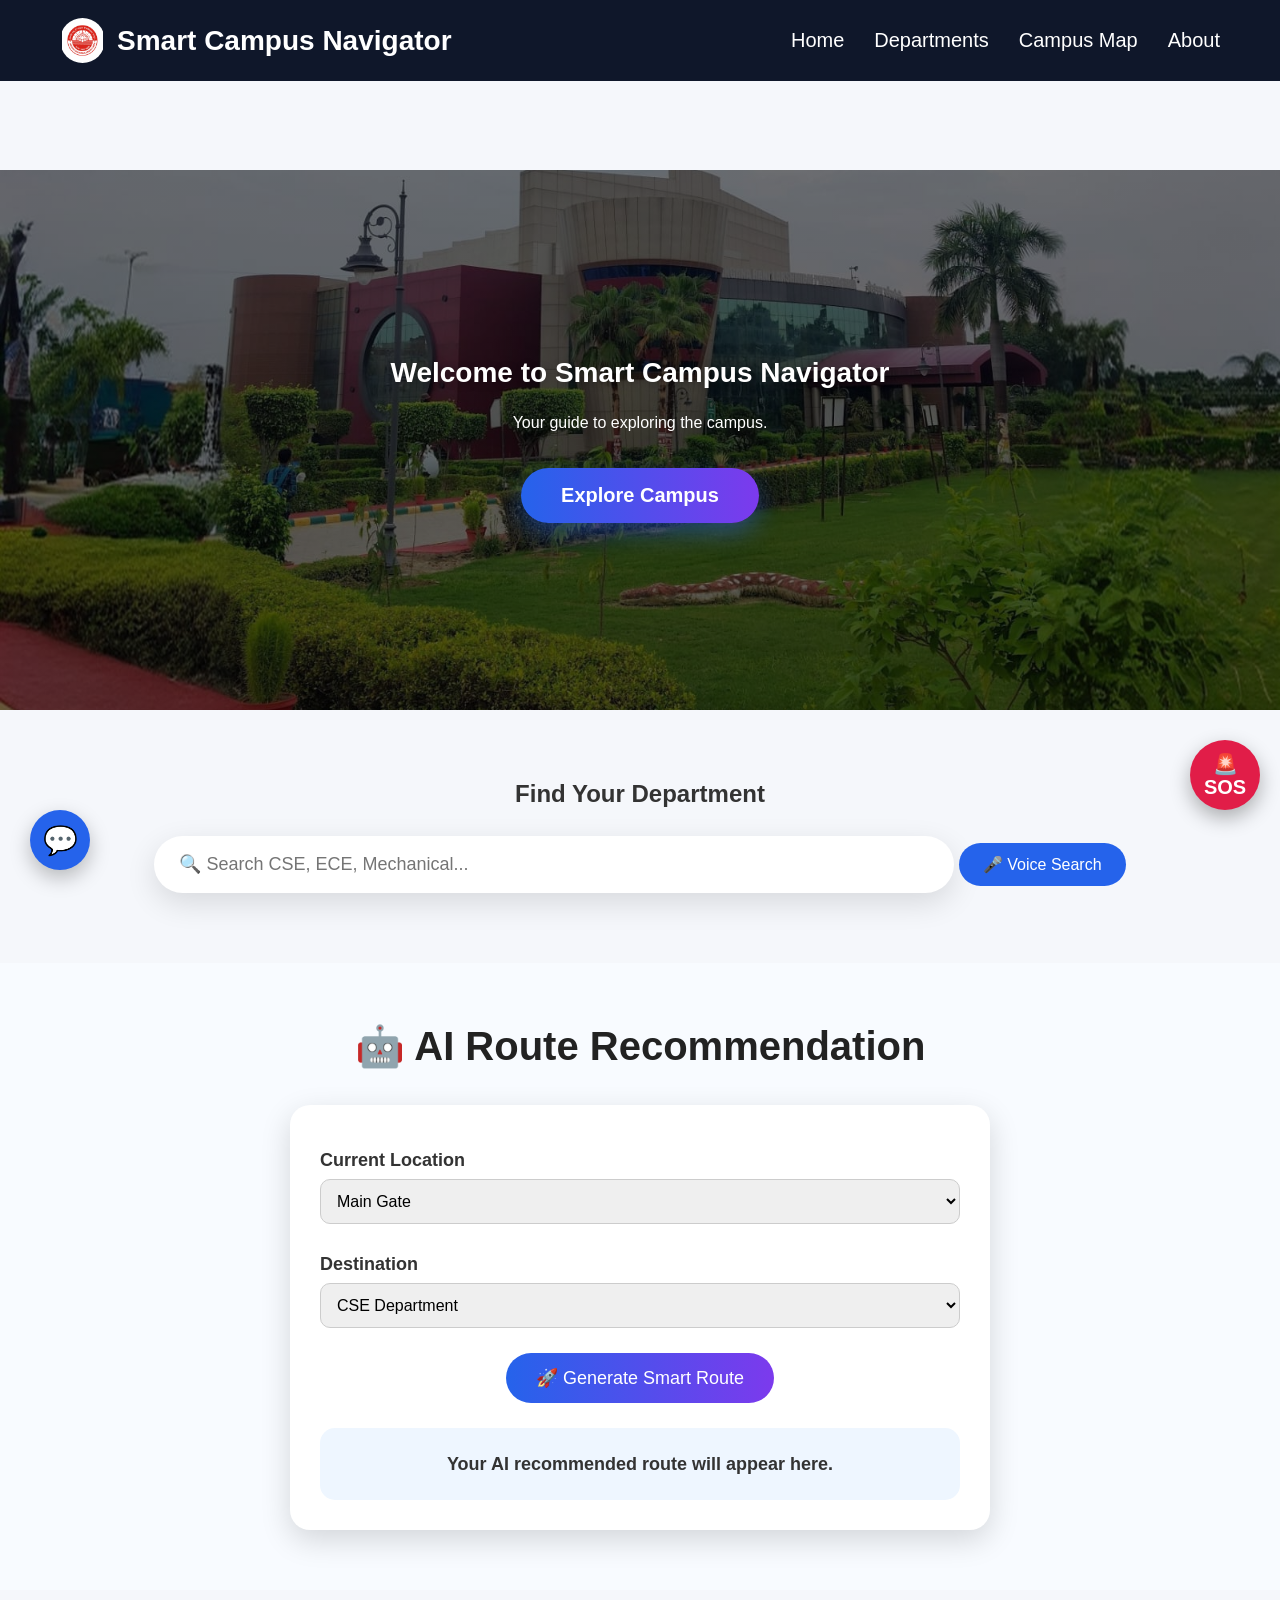
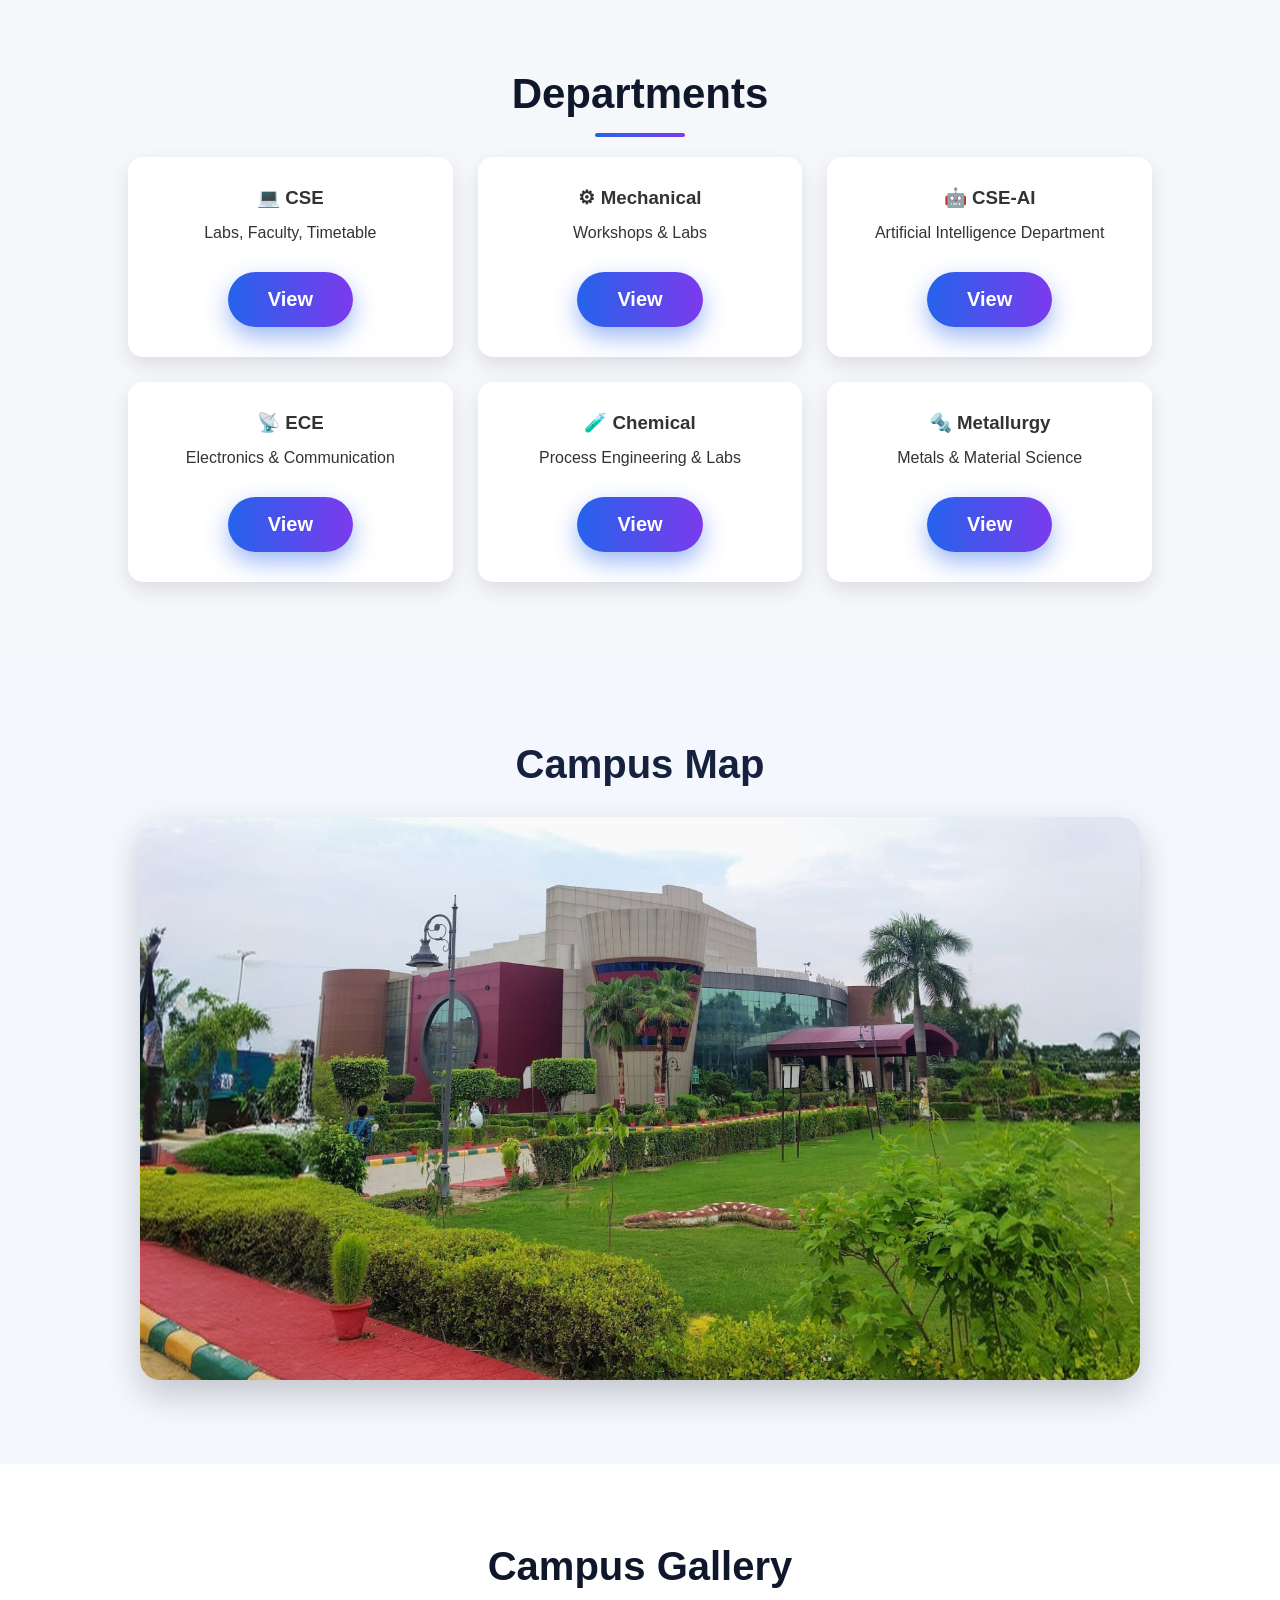
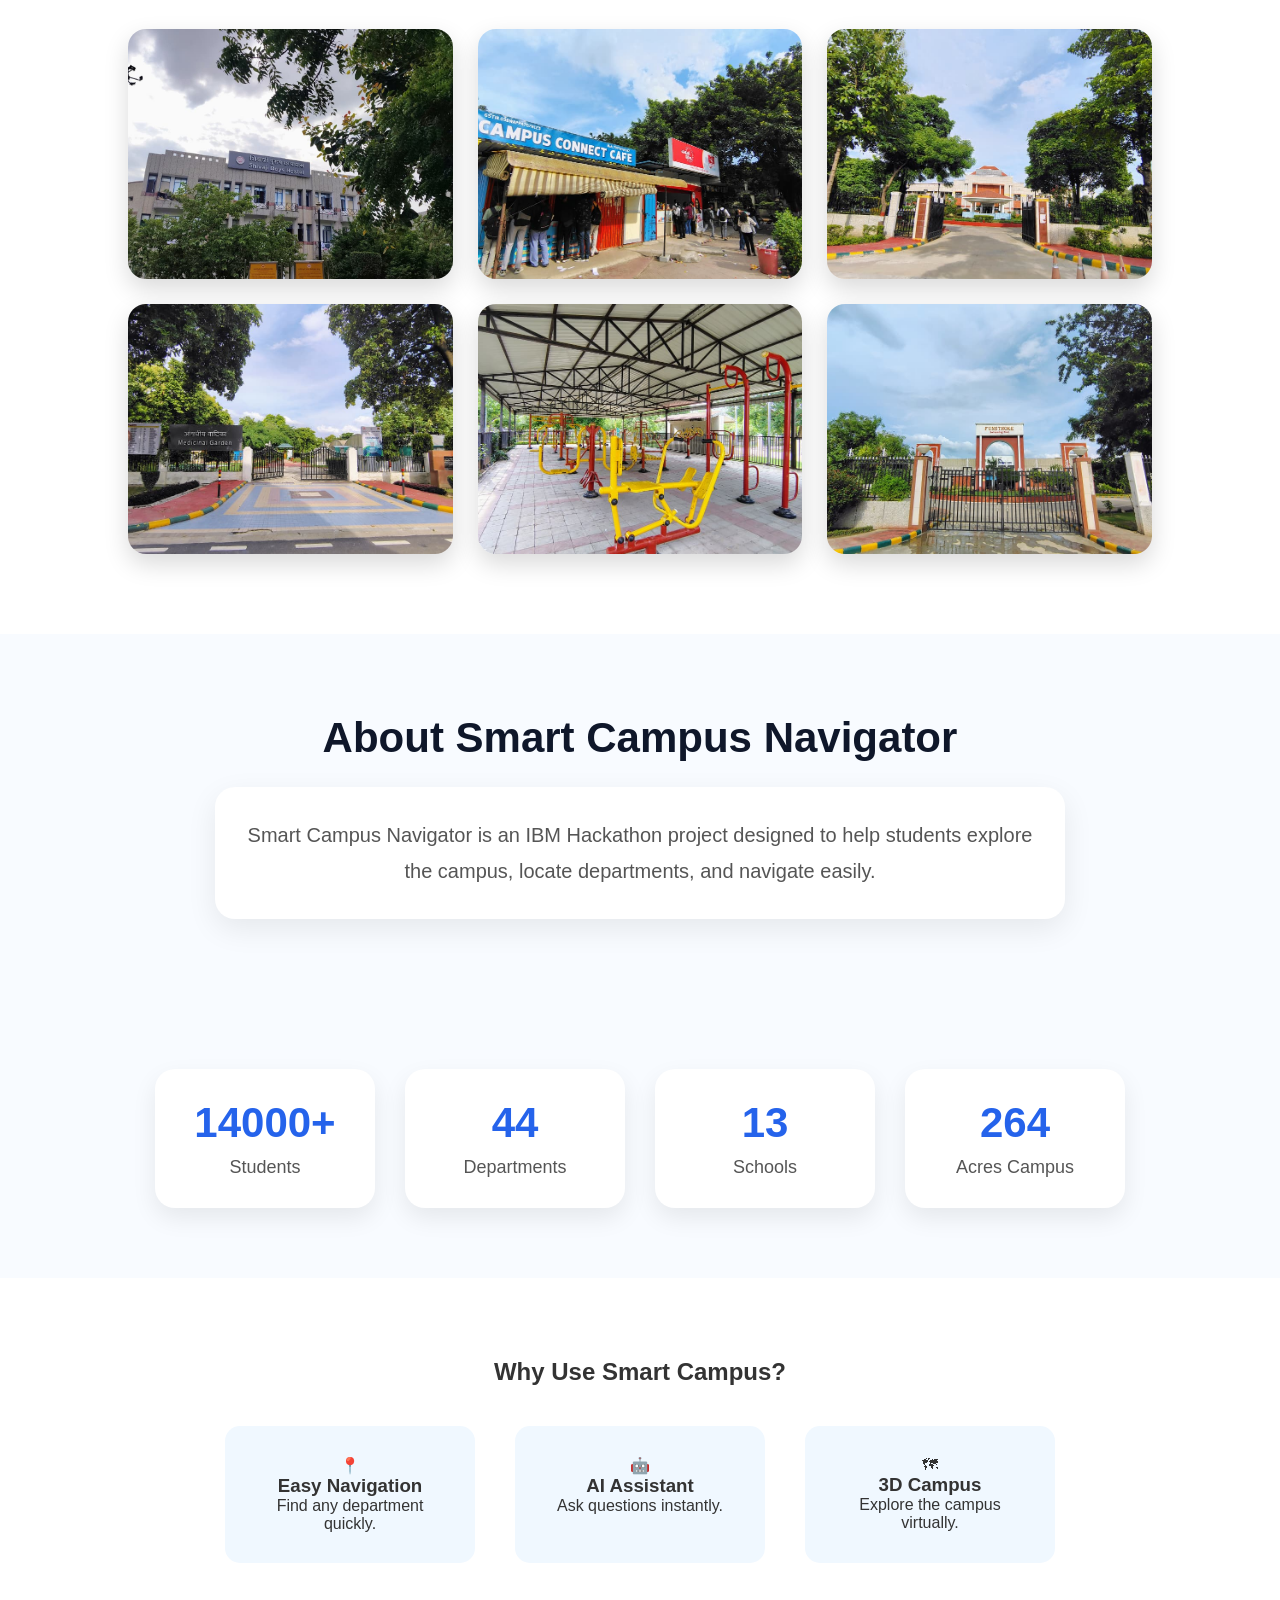
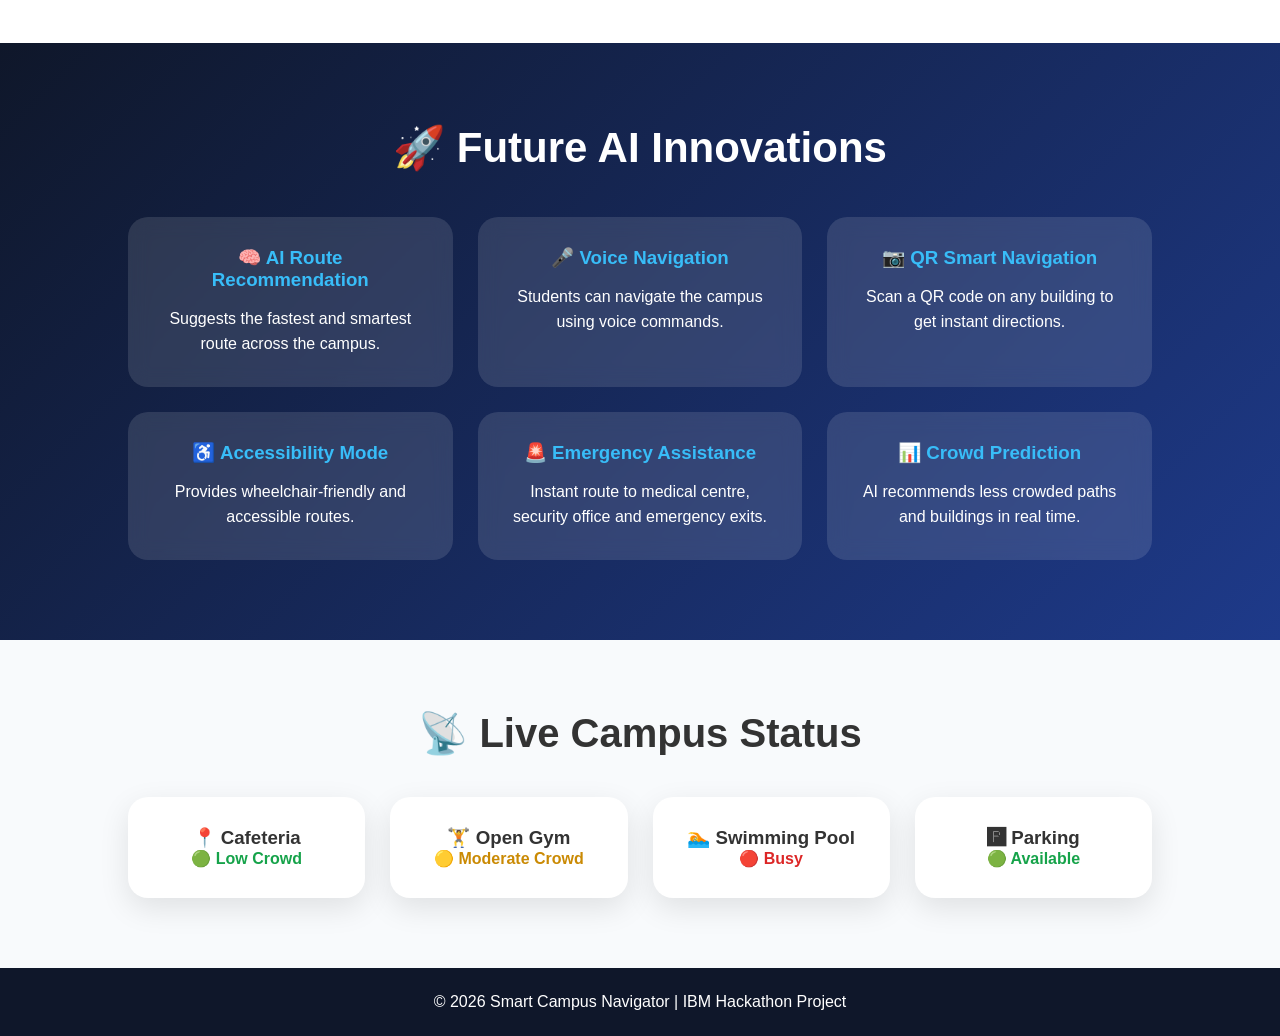
<file: index.html>
<!DOCTYPE html>
<html lang="en">
<head>
    <meta charset="UTF-8">
    <meta name="viewport" content="width=device-width, initial-scale=1.0">
    <title>Smart Campus Navigator</title>
    <link rel="stylesheet" href="style.css">
</head>
<!-- AI Chat Button -->
<div id="chat-btn">💬</div>

<!-- Chat Box -->
<div id="chat-box">
    <div class="chat-header">
        Smart Campus AI
        <span id="close-chat">✖</span>
    </div>

    <div class="chat-body" id="chat-body">
        <p><strong>AI:</strong> Hello! Ask me anything about the campus.</p>
    </div>

    <div class="chat-footer">
        <input type="text" id="user-input" placeholder="Ask something...">
        <button id="send-btn">Send</button>
    </div>
</div>
<body>

    <div id="loader">
    <div class="spinner"></div>
</div>

    <!-- Navigation -->
   <header>
    <nav class="navbar">

        <div class="logo">
            <img src="images/logo.png" alt="College Logo">
            <span>Smart Campus Navigator</span>
        </div>
<div class="menu-toggle" id="menu-toggle">
    ☰
</div>
        <ul class="nav-links">
    <li><a href="#home">Home</a></li>
    <li><a href="#departments">Departments</a></li>
    <li><a href="#campus-map">Campus Map</a></li>
    <li><a href="#about">About</a></li>
</ul>

    </nav>

    <!-- Hero Section -->
   <section class="hero" id="home">
    <div class="hero-content">
    <h1>Welcome to Smart Campus Navigator</h1>

    <p>Your guide to exploring the campus.</p>

    <a href="#departments" class="btn">Explore Campus</a>
</div>
</section>

    <!-- Search Section -->
    <section class="search-section">

    <h2>Find Your Department</h2>

   <input
    type="text"
    id="searchInput"
    placeholder="🔍 Search CSE, ECE, Mechanical..."
>

<button id="voiceBtn" class="voice-btn">
    🎤 Voice Search
</button>
</section>

<!-- AI Route Recommendation -->
<section class="ai-route">
    <h2>🤖 AI Route Recommendation</h2>

    <div class="route-card">

        <label><b>Current Location</b></label>
        <select id="currentLocation">
            <option>Main Gate</option>
            <option>Library</option>
            <option>Admin Block</option>
            <option>Cafeteria</option>
        </select>

        <label><b>Destination</b></label>
        <select id="destination">
            <option>CSE Department</option>
            <option>ECE Department</option>
            <option>Mechanical Department</option>
            <option>Chemical Department</option>
        </select>

        <button onclick="generateRoute()" class="route-btn">
            🚀 Generate Smart Route
        </button>

        <div id="routeResult" class="route-result">
            Your AI recommended route will appear here.
        </div>

    </div>
</section>

    <!-- Departments -->
   <section class="departments" id="departments">

        <h2>Departments</h2>

        <div class="cards">

            <div class="card" id="cse">
    <h3>💻 CSE</h3>
    <p>Labs, Faculty, Timetable</p>
    <a href="cse.html" class="btn">View</a>
</div>

            <div class="card" id="mechanical">
                <h3>⚙ Mechanical</h3>
                <p>Workshops & Labs</p>
                <a href="mechanical.html" class="btn">View</a>
            </div>

           <div class="card" id="cse-ai">
    <h3>🤖 CSE-AI</h3>
    <p>Artificial Intelligence Department</p>
    <a href="cse-ai.html" class="btn">View</a>
</div>

            <div class="card" id="ece">
    <h3>📡 ECE</h3>
    <p>Electronics & Communication</p>
    <a href="ece.html" class="btn">View</a>
</div>
<div class="card" id="chemical">
    <h3>🧪 Chemical</h3>
    <p>Process Engineering & Labs</p>
    <a href="chemical.html" class="btn">View</a>
</div>

<div class="card" id="metallurgy">
    <h3>🔩 Metallurgy</h3>
    <p>Metals & Material Science</p>
    <a href="metallurgy.html" class="btn">View</a>
</div>
    </section>
    <section class="campus-map" id="campus-map">

    <h2>Campus Map</h2>

    <img src="images/campus.jpg" alt="Campus Map">

</section>
<section class="gallery">

    <h2>Campus Gallery</h2>

    <div class="gallery-grid">

        <img src="images/boyshostel.jpg" alt="Boys Hostel">

        <img src="images/cafeteria.jpg" alt="Cafeteria">

        <img src="images/internationalcell.jpg" alt="International Cell">

        <img src="images/medical garden.jpg" alt="Medical Garden">

        <img src="images/opengyn.jpg" alt="Open Gym">

        <img src="images/swimmingpool.jpg" alt="Swimming Pool">

    </div>

</section>
<section class="about" id="about">

    <h2>About Smart Campus Navigator</h2>

    <p>
        Smart Campus Navigator is an IBM Hackathon project designed to help
        students explore the campus, locate departments, and navigate easily.
    </p>

</section>

<section class="stats">

    <div class="stat-box">
        <h2>14000+</h2>
        <p>Students</p>
    </div>

    <div class="stat-box">
        <h2>44</h2>
        <p>Departments</p>
    </div>

    <div class="stat-box">
        <h2>13</h2>
        <p>Schools</p>
    </div>

    <div class="stat-box">
        <h2>264</h2>
        <p>Acres Campus</p>
    </div>

</section>

<section class="features">

        <h2>Why Use Smart Campus?</h2>

        <div class="feature-box">

            <div>
                📍<h3>Easy Navigation</h3>
                <p>Find any department quickly.</p>
            </div>

            <div>
                🤖<h3>AI Assistant</h3>
                <p>Ask questions instantly.</p>
            </div>

            <div>
                🗺<h3>3D Campus</h3>
                <p>Explore the campus virtually.</p>
            </div>

        </div>

    </section>
    <section class="future-ai">

    <h2>🚀 Future AI Innovations</h2>

    <div class="future-grid">

        <div class="future-card">
            <h3>🧠 AI Route Recommendation</h3>
            <p>Suggests the fastest and smartest route across the campus.</p>
        </div>

        <div class="future-card">
            <h3>🎤 Voice Navigation</h3>
            <p>Students can navigate the campus using voice commands.</p>
        </div>

        <div class="future-card">
            <h3>📷 QR Smart Navigation</h3>
            <p>Scan a QR code on any building to get instant directions.</p>
        </div>

        <div class="future-card">
            <h3>♿ Accessibility Mode</h3>
            <p>Provides wheelchair-friendly and accessible routes.</p>
        </div>

        <div class="future-card">
            <h3>🚨 Emergency Assistance</h3>
            <p>Instant route to medical centre, security office and emergency exits.</p>
        </div>

        <div class="future-card">
            <h3>📊 Crowd Prediction</h3>
            <p>AI recommends less crowded paths and buildings in real time.</p>
        </div>

    </div>

</section>
<section class="live-status">
    <h2>📡 Live Campus Status</h2>

    <div class="status-grid">

        <div class="status-card">
            <h3>📍 Cafeteria</h3>
            <span class="green">🟢 Low Crowd</span>
        </div>

        <div class="status-card">
            <h3>🏋️ Open Gym</h3>
            <span class="yellow">🟡 Moderate Crowd</span>
        </div>

        <div class="status-card">
            <h3>🏊 Swimming Pool</h3>
            <span class="red">🔴 Busy</span>
        </div>

        <div class="status-card">
            <h3>🅿 Parking</h3>
            <span class="green">🟢 Available</span>
        </div>

    </div>
</section>

    <button id="topBtn">⬆</button>

    <!-- Footer -->

  <footer id="footer">

        <p>© 2026 Smart Campus Navigator | IBM Hackathon Project</p>

    </footer>

<script src="script.js"></script>
<button class="sos-btn" onclick="emergencyHelp()">
    🚨 SOS
</button>


</body>
</html>
</file>
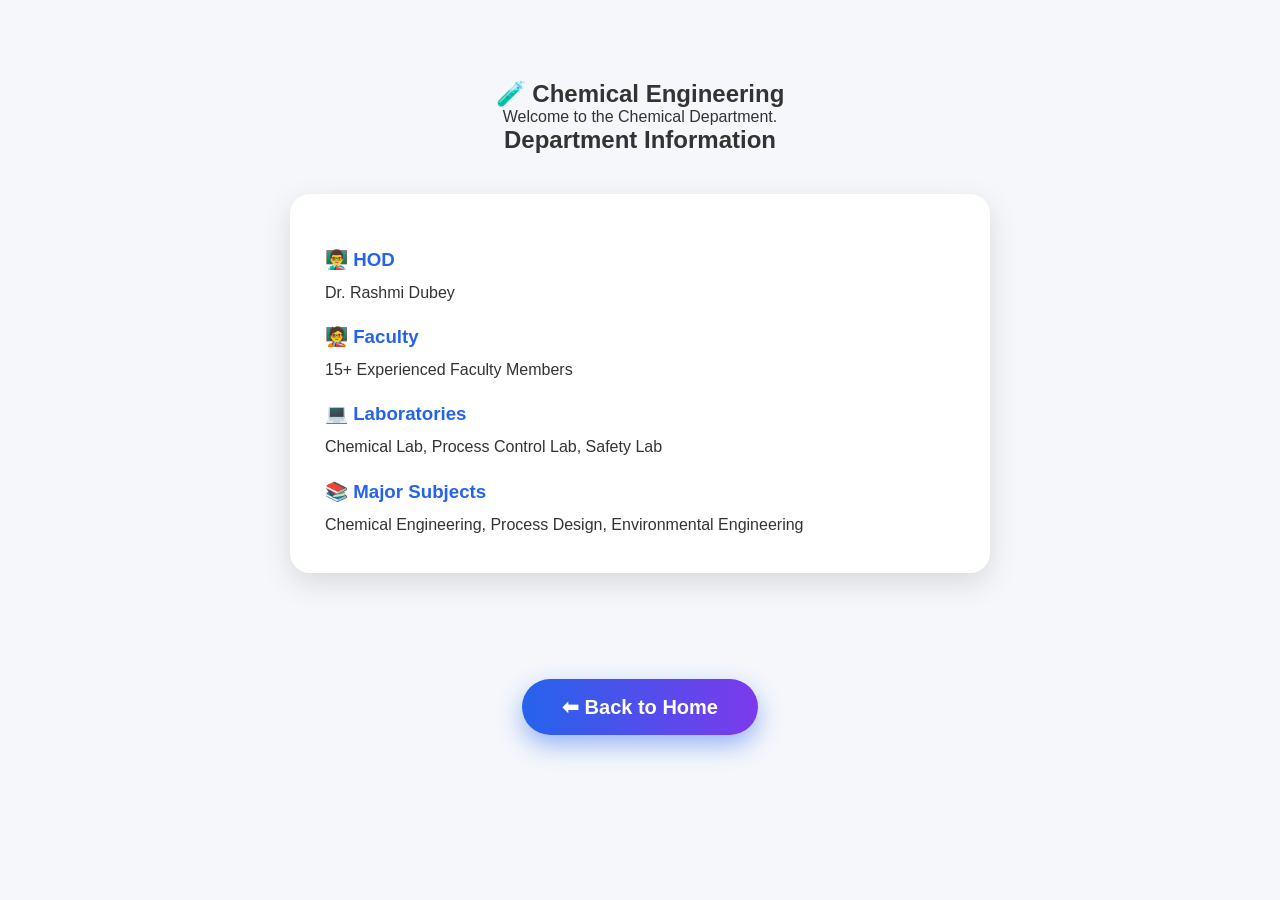
<file: chemical.html>
<!DOCTYPE html>
<html lang="en">
<head>
    <meta charset="UTF-8">
    <meta name="viewport" content="width=device-width, initial-scale=1.0">
    <title>CSE Department</title>
    <link rel="stylesheet" href="style.css">
</head>
<body>

    <section style="padding:80px; text-align:center;">

        <h1>🧪 Chemical Engineering</h1>

        <p>Welcome to the Chemical Department.</p>

        <h2>Department Information</h2>

<div class="department-card">

    <h3>👨‍🏫 HOD</h3>
    <p>Dr. Rashmi Dubey</p>

    <h3>🧑‍🏫 Faculty</h3>
    <p>15+ Experienced Faculty Members</p>

    <h3>💻 Laboratories</h3>
    <p>Chemical Lab, Process Control Lab, Safety Lab</p>

    <h3>📚 Major Subjects</h3>
    <p>Chemical Engineering, Process Design, Environmental Engineering</p>

</div>
        <br><br>

        <a href="index.html" class="btn">⬅ Back to Home</a>

    </section>

</body>
</html>
</file>
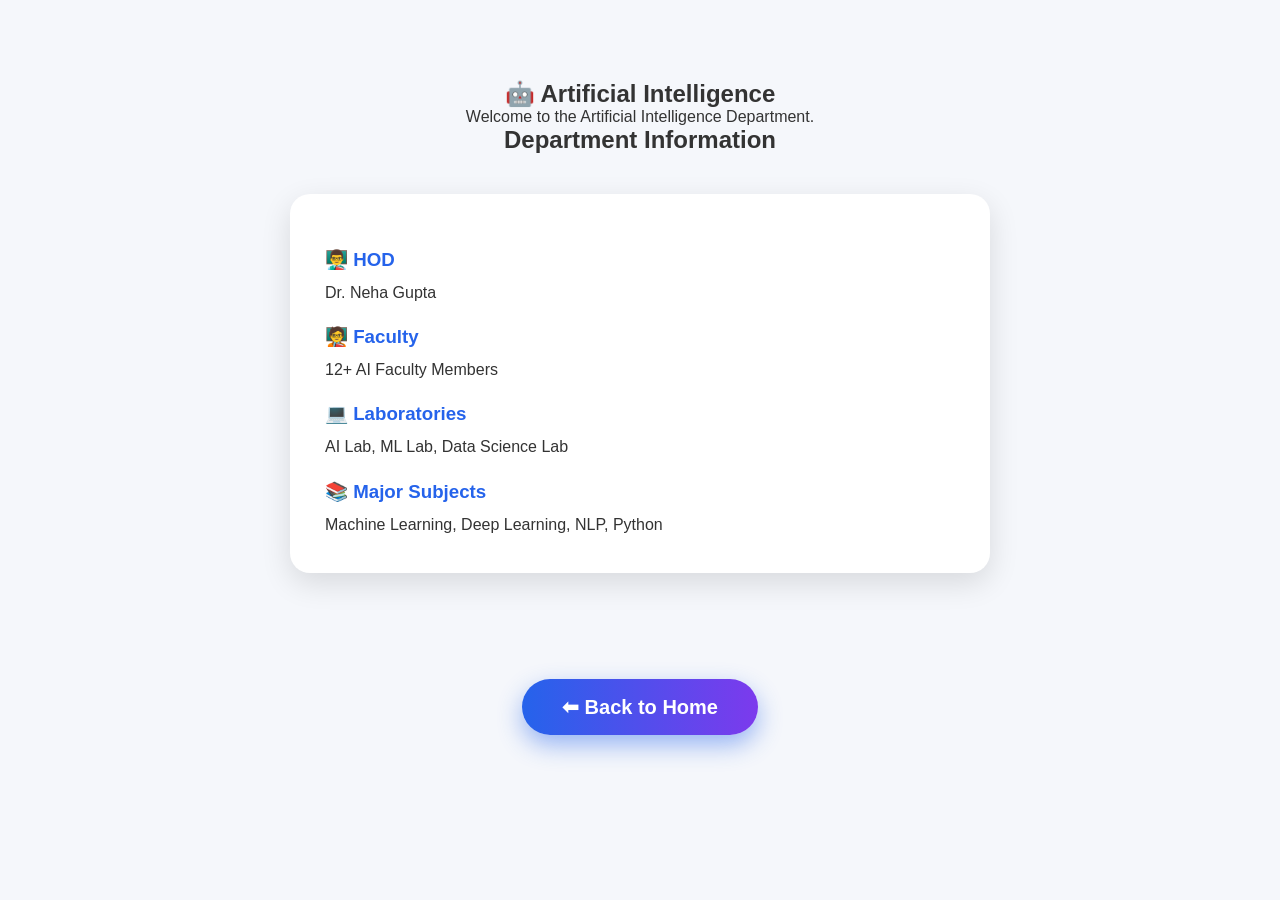
<file: cse-ai.html>
<!DOCTYPE html>
<html lang="en">
<head>
    <meta charset="UTF-8">
    <meta name="viewport" content="width=device-width, initial-scale=1.0">
    <title>CSE Department</title>
    <link rel="stylesheet" href="style.css">
</head>
<body>

    <section style="padding:80px; text-align:center;">

        <h1>🤖 Artificial Intelligence</h1>

        <p>Welcome to the Artificial Intelligence Department.</p>

        <h2>Department Information</h2>

<div class="department-card">

    <h3>👨‍🏫 HOD</h3>
    <p>Dr. Neha Gupta</p>

    <h3>🧑‍🏫 Faculty</h3>
    <p>12+ AI Faculty Members</p>

    <h3>💻 Laboratories</h3>
    <p>AI Lab, ML Lab, Data Science Lab</p>

    <h3>📚 Major Subjects</h3>
    <p>Machine Learning, Deep Learning, NLP, Python</p>

</div>
        <br><br>

        <a href="index.html" class="btn">⬅ Back to Home</a>

    </section>

</body>
</html>
</file>
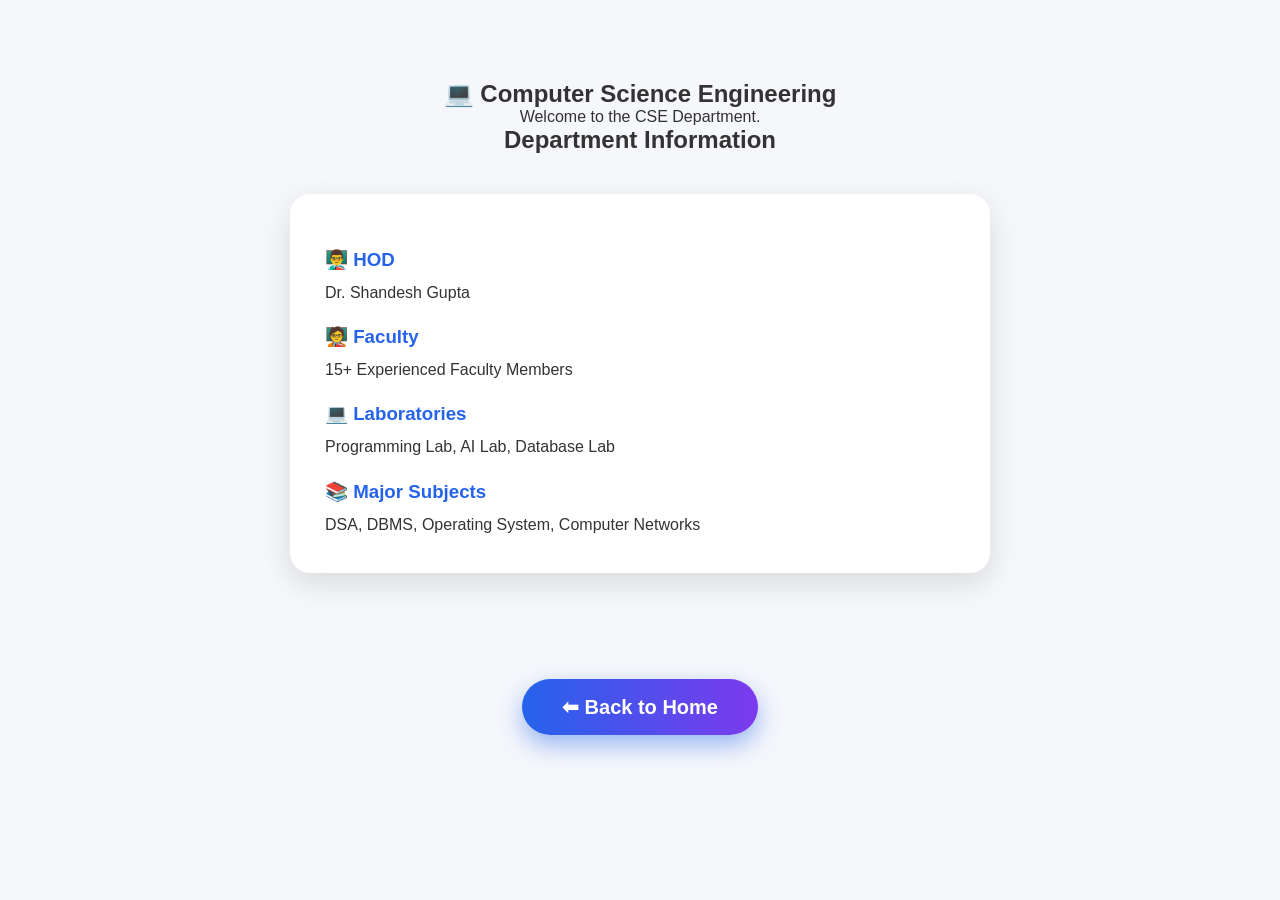
<file: cse.html>
<!DOCTYPE html>
<html lang="en">
<head>
    <meta charset="UTF-8">
    <meta name="viewport" content="width=device-width, initial-scale=1.0">
    <title>CSE Department</title>
    <link rel="stylesheet" href="style.css">
</head>
<body>

    <section style="padding:80px; text-align:center;">

        <h1>💻 Computer Science Engineering</h1>

        <p>Welcome to the CSE Department.</p>

        <h2>Department Information</h2>

<div class="department-card">

    <h3>👨‍🏫 HOD</h3>
    <p>Dr. Shandesh Gupta</p>

    <h3>🧑‍🏫 Faculty</h3>
    <p>15+ Experienced Faculty Members</p>

    <h3>💻 Laboratories</h3>
    <p>Programming Lab, AI Lab, Database Lab</p>

    <h3>📚 Major Subjects</h3>
    <p>DSA, DBMS, Operating System, Computer Networks</p>

</div>
        <br><br>

        <a href="index.html" class="btn">⬅ Back to Home</a>

    </section>

</body>
</html>
</file>
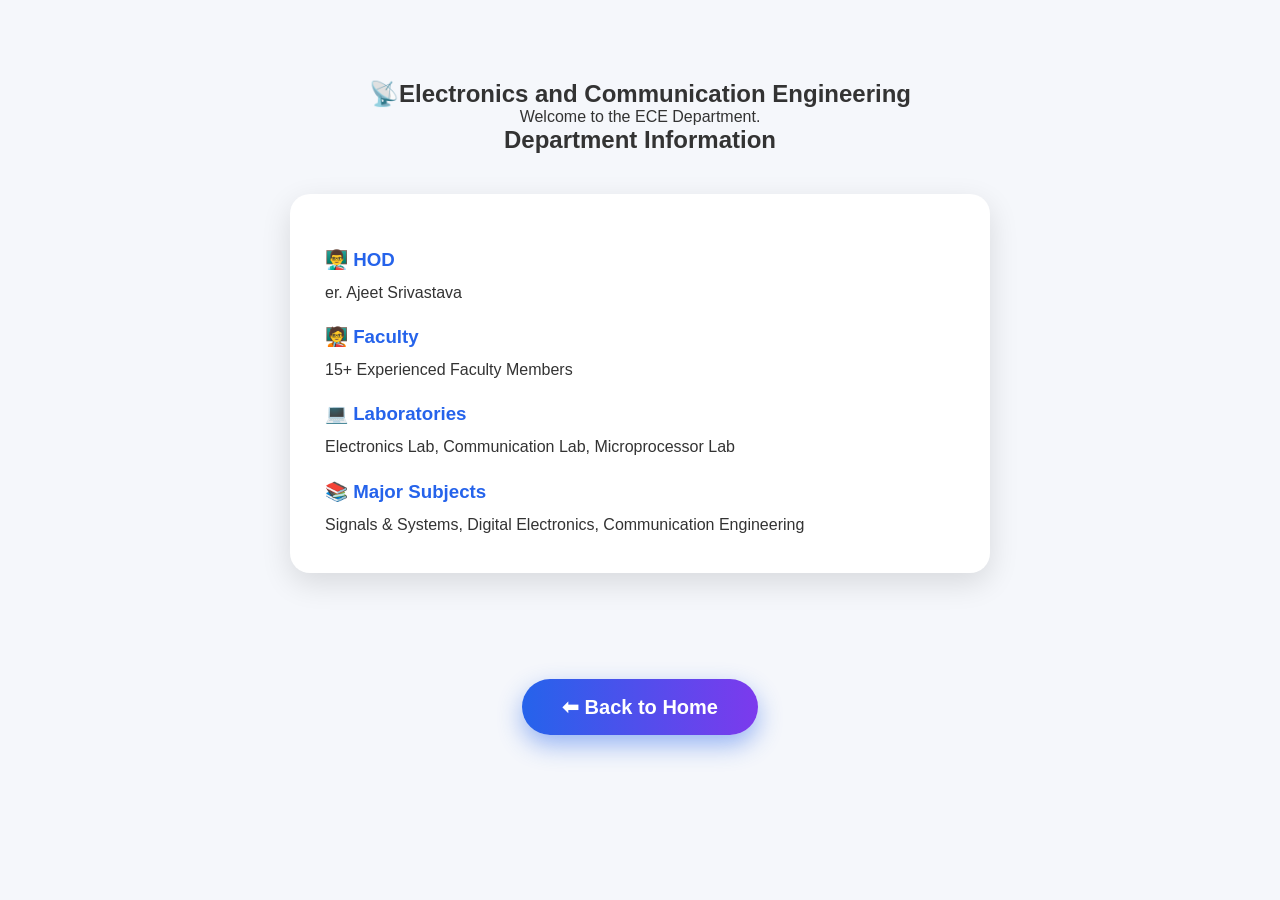
<file: ece.html>
<!DOCTYPE html>
<html lang="en">
<head>
    <meta charset="UTF-8">
    <meta name="viewport" content="width=device-width, initial-scale=1.0">
    <title>CSE Department</title>
    <link rel="stylesheet" href="style.css">
</head>
<body>

    <section style="padding:80px; text-align:center;">

        <h1>📡Electronics and Communication Engineering</h1>

        <p>Welcome to the ECE Department.</p>

        <h2>Department Information</h2>

<div class="department-card">

    <h3>👨‍🏫 HOD</h3>
    <p>er. Ajeet Srivastava</p>

    <h3>🧑‍🏫 Faculty</h3>
    <p>15+ Experienced Faculty Members</p>

    <h3>💻 Laboratories</h3>
    <p>Electronics Lab, Communication Lab, Microprocessor Lab</p>

    <h3>📚 Major Subjects</h3>
    <p>Signals & Systems, Digital Electronics, Communication Engineering</p>

</div>
        <br><br>

        <a href="index.html" class="btn">⬅ Back to Home</a>

    </section>

</body>
</html>
</file>
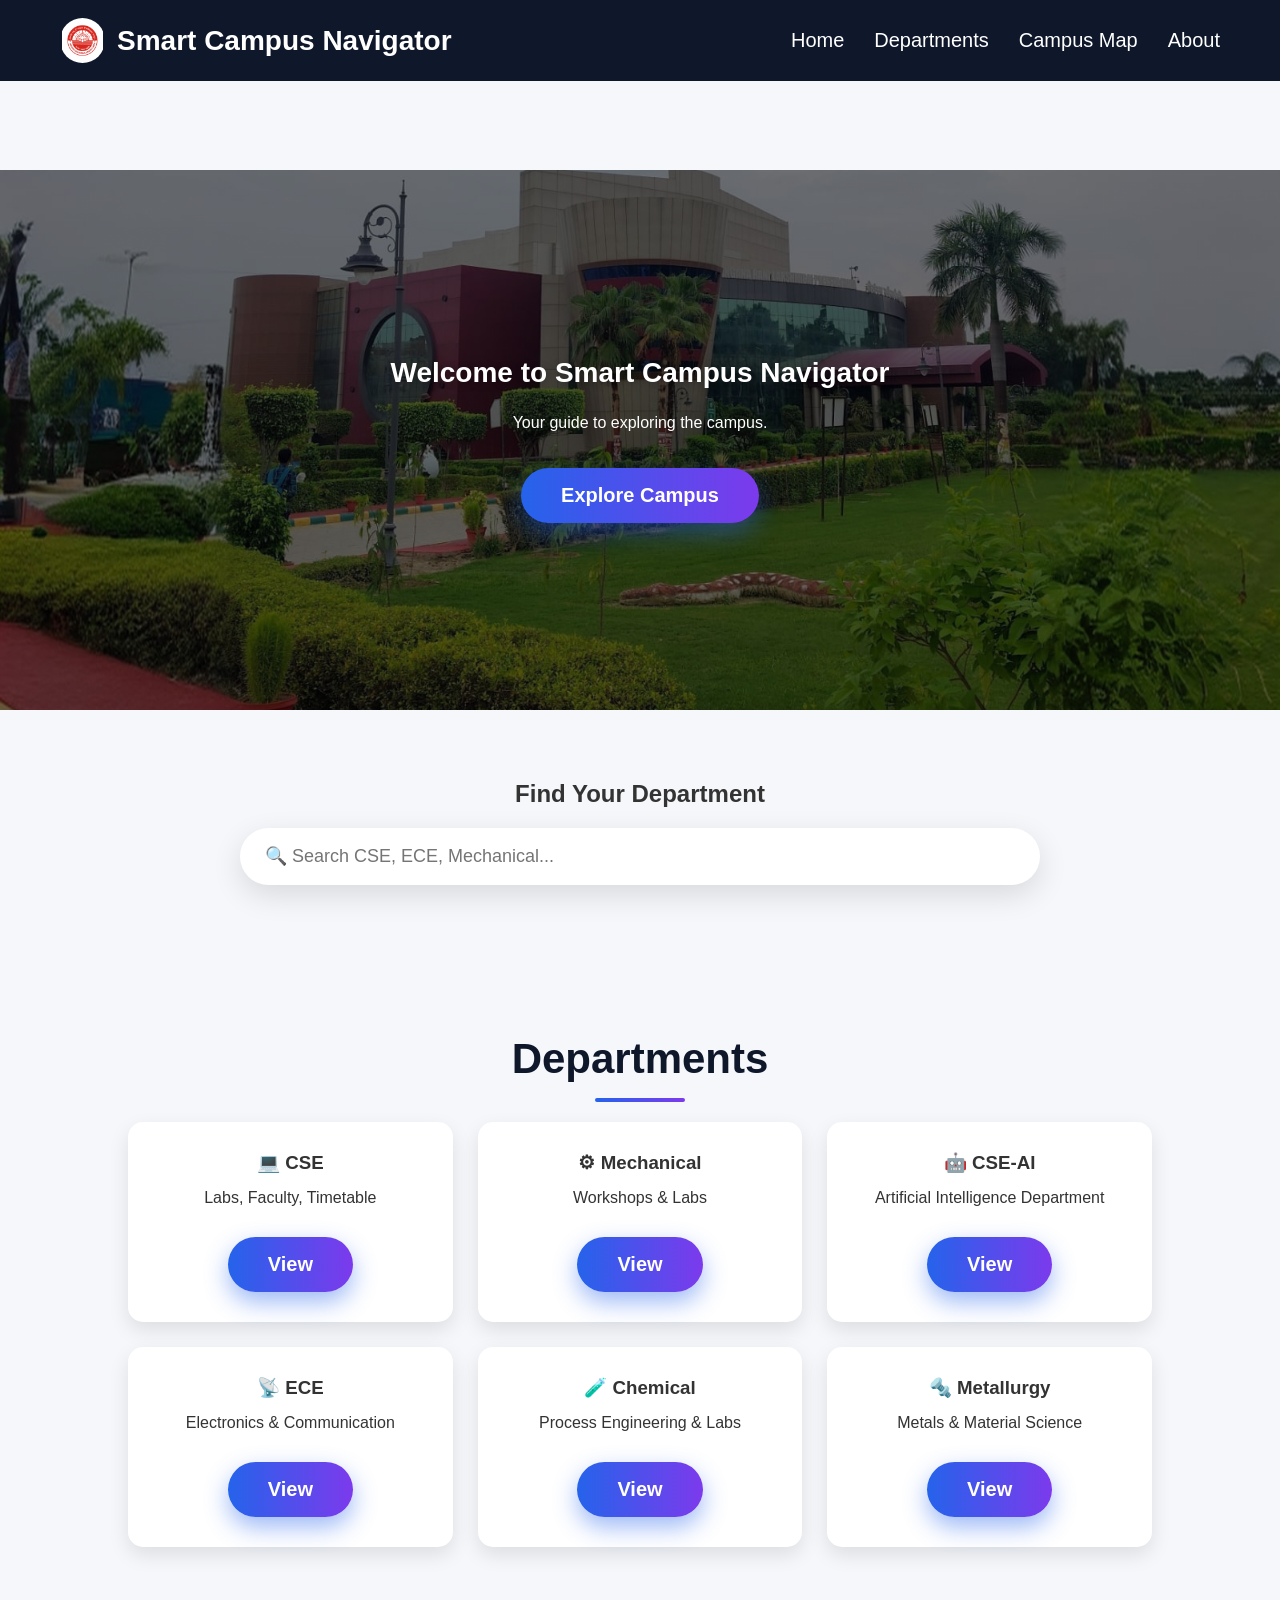
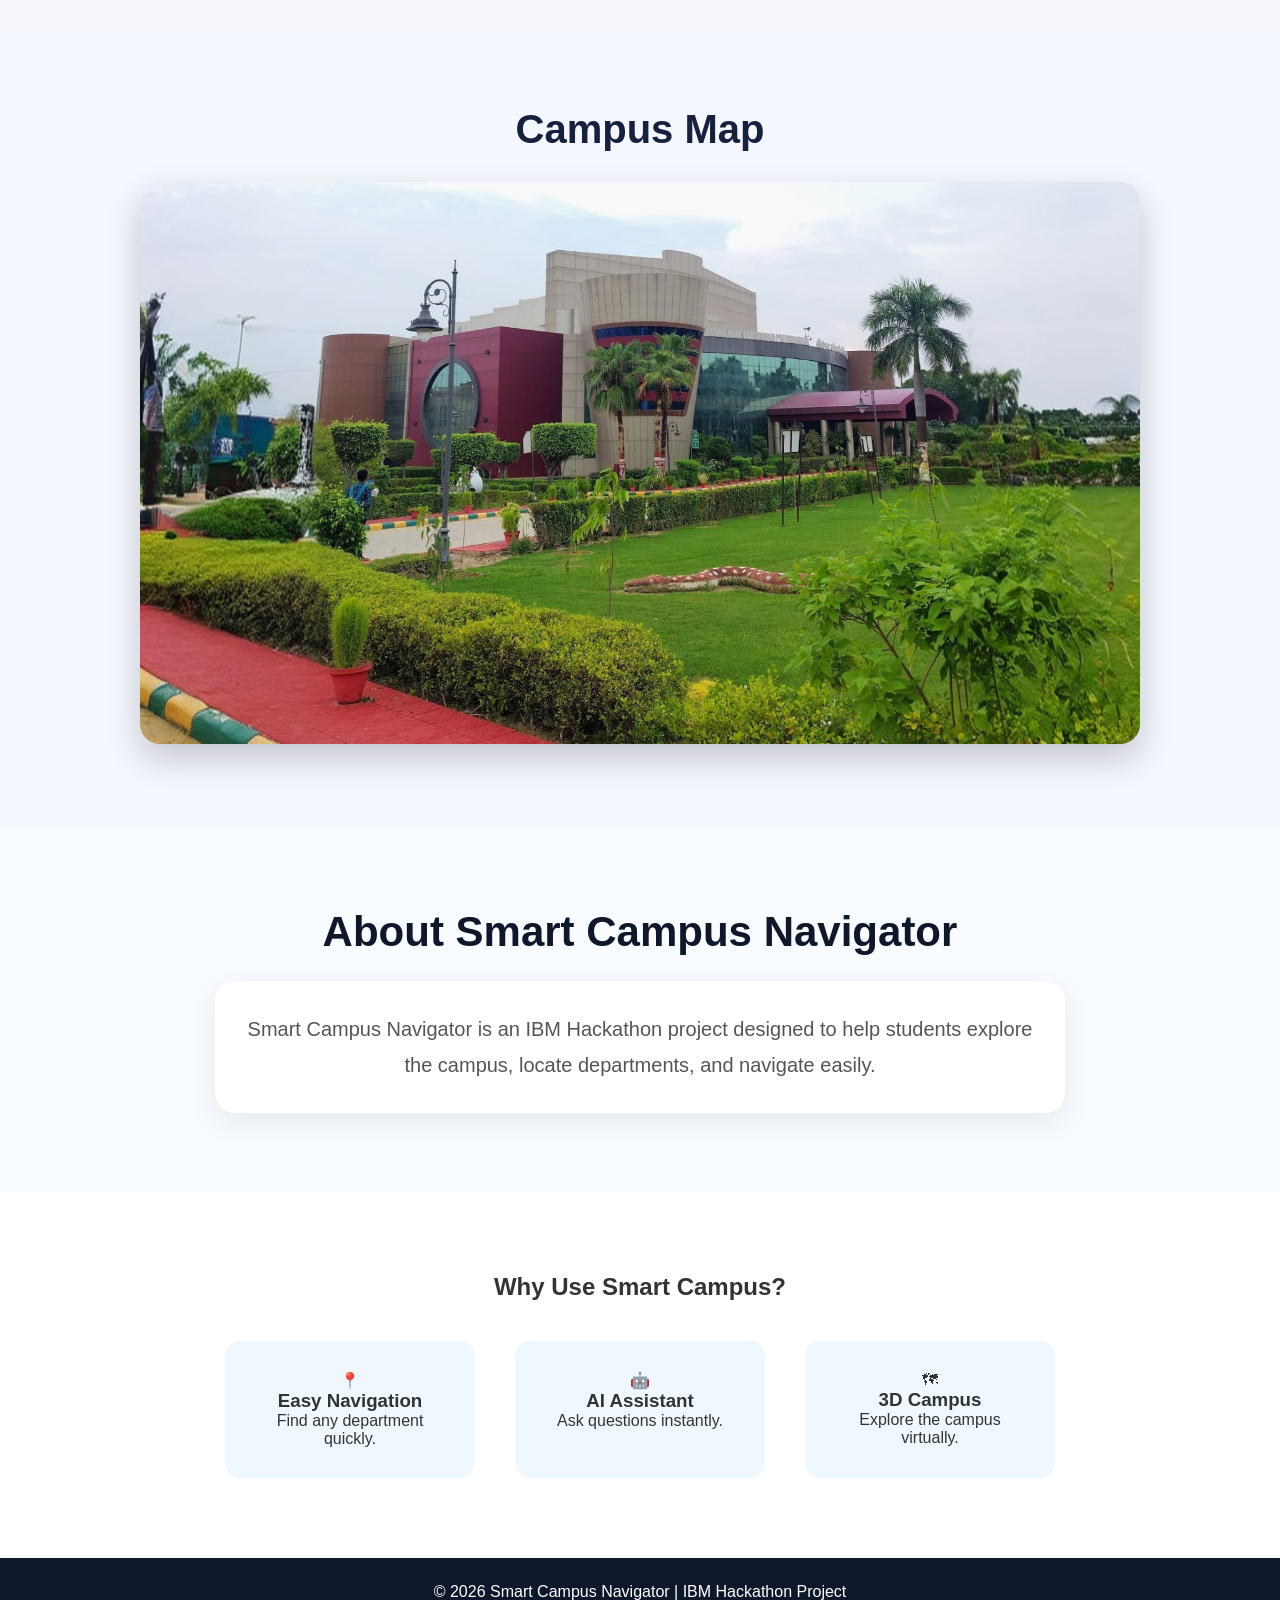
<file: index campus web.html>
<!DOCTYPE html>
<html lang="en">
<head>
    <meta charset="UTF-8">
    <meta name="viewport" content="width=device-width, initial-scale=1.0">
    <title>Smart Campus Navigator</title>
    <link rel="stylesheet" href="style.css">
</head>
<body>

    <!-- Navigation -->
   <header>
    <nav class="navbar">

        <div class="logo">
            <img src="images/logo.png" alt="College Logo">
            <span>Smart Campus Navigator</span>
        </div>

        <ul class="nav-links">
           <li><a href="#">Home</a></li>
<li><a href="#departments">Departments</a></li>
<li><a href="#campus-map">Campus Map</a></li>
<li><a href="#footer">About</a></li>
        </ul>

    </nav>

    <!-- Hero Section -->
    <section class="hero">
    <div class="hero-content">
    <h1>Welcome to Smart Campus Navigator</h1>

    <p>Your guide to exploring the campus.</p>

    <a href="#departments" class="btn">Explore Campus</a>
</div>
</section>

    <!-- Search Section -->
    <section class="search-section">

    <h2>Find Your Department</h2>

   <input
    type="text"
    id="searchInput"
    placeholder="🔍 Search CSE, ECE, Mechanical..."
>

</section>

    <!-- Departments -->
   <section class="departments" id="departments">

        <h2>Departments</h2>

        <div class="cards">

            <div class="card" id="cse">
    <h3>💻 CSE</h3>
    <p>Labs, Faculty, Timetable</p>
    <a href="cse.html" class="btn">View</a>
</div>

            <div class="card" id="mechanical">
                <h3>⚙ Mechanical</h3>
                <p>Workshops & Labs</p>
                <a href="mechanical.html" class="btn">View</a>
            </div>

           <div class="card" id="cse-ai">
    <h3>🤖 CSE-AI</h3>
    <p>Artificial Intelligence Department</p>
    <a href="cse-ai.html" class="btn">View</a>
</div>

            <div class="card" id="ece">
    <h3>📡 ECE</h3>
    <p>Electronics & Communication</p>
    <a href="ece.html" class="btn">View</a>
</div>
<div class="card" id="chemical">
    <h3>🧪 Chemical</h3>
    <p>Process Engineering & Labs</p>
    <a href="chemical.html" class="btn">View</a>
</div>

<div class="card" id="metallurgy">
    <h3>🔩 Metallurgy</h3>
    <p>Metals & Material Science</p>
    <a href="metallurgy.html" class="btn">View</a>
</div>
    </section>
    <section class="campus-map" id="campus-map">

    <h2>Campus Map</h2>

    <img src="images/campus.jpg" alt="Campus Map">

</section>

<section class="about" id="about">

    <h2>About Smart Campus Navigator</h2>

    <p>
        Smart Campus Navigator is an IBM Hackathon project designed to help
        students explore the campus, locate departments, and navigate easily.
    </p>

</section>

<section class="features">

        <h2>Why Use Smart Campus?</h2>

        <div class="feature-box">

            <div>
                📍<h3>Easy Navigation</h3>
                <p>Find any department quickly.</p>
            </div>

            <div>
                🤖<h3>AI Assistant</h3>
                <p>Ask questions instantly.</p>
            </div>

            <div>
                🗺<h3>3D Campus</h3>
                <p>Explore the campus virtually.</p>
            </div>

        </div>

    </section>

    <!-- Footer -->

  <footer id="footer">

        <p>© 2026 Smart Campus Navigator | IBM Hackathon Project</p>

    </footer>

<script src="script.js"></script>
</body>
</html>
</file>
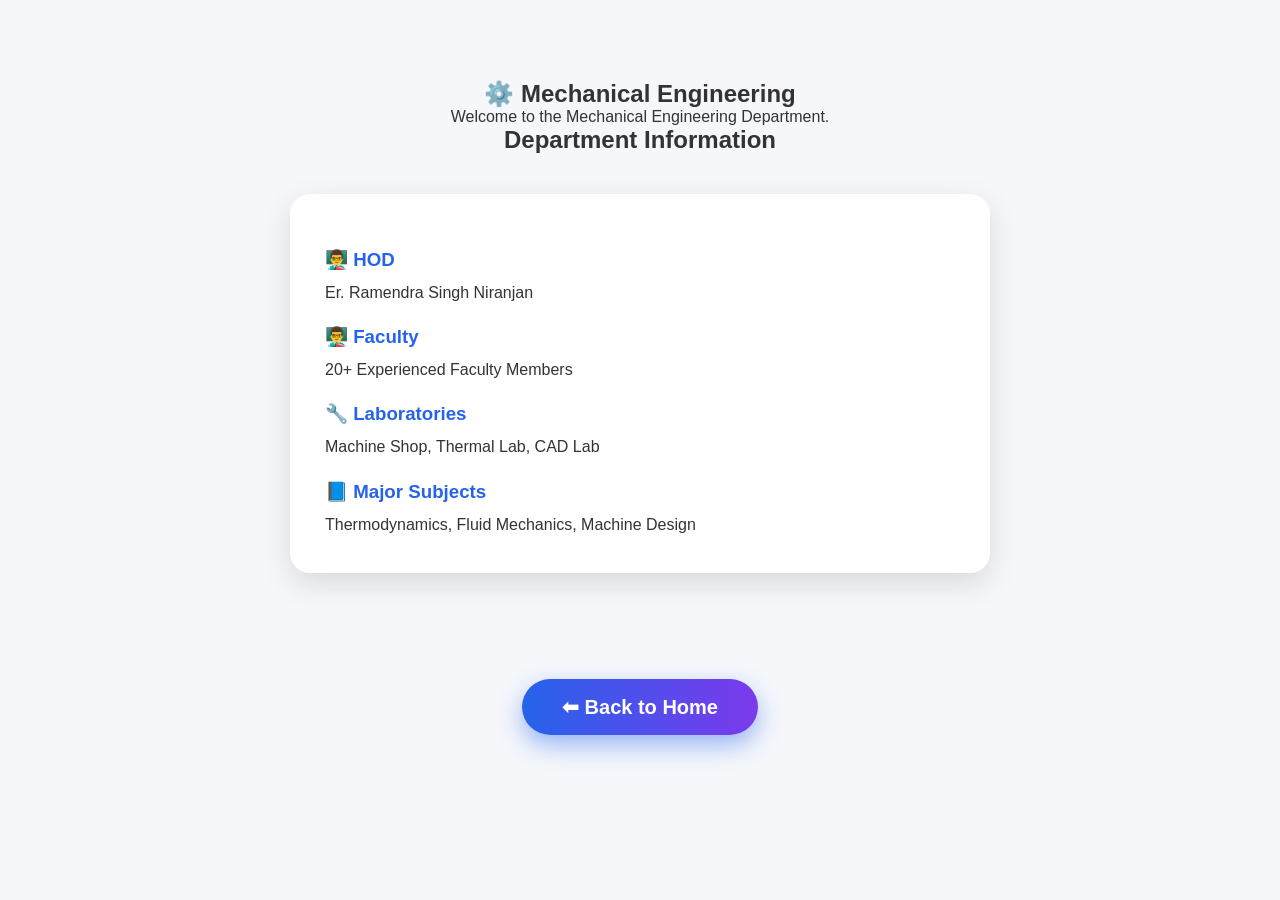
<file: mechanical.html>
<!DOCTYPE html>
<html lang="en">
<head>
    <meta charset="UTF-8">
    <meta name="viewport" content="width=device-width, initial-scale=1.0">
    <title>Mechanical Department</title>
    <link rel="stylesheet" href="style.css">
</head>
<body>

<section style="padding:80px; text-align:center;">

<h1>⚙️ Mechanical Engineering</h1>

<p>Welcome to the Mechanical Engineering Department.</p>

<h2>Department Information</h2>

<div class="department-card">

<h3>👨‍🏫 HOD</h3>
<p>Er. Ramendra Singh Niranjan</p>

<h3>👨‍🏫 Faculty</h3>
<p>20+ Experienced Faculty Members</p>

<h3>🔧 Laboratories</h3>
<p>Machine Shop, Thermal Lab, CAD Lab</p>

<h3>📘 Major Subjects</h3>
<p>Thermodynamics, Fluid Mechanics, Machine Design</p>

</div>

<br><br>

<a href="index.html" class="btn">⬅ Back to Home</a>

</section>

</body>
</html>
</file>
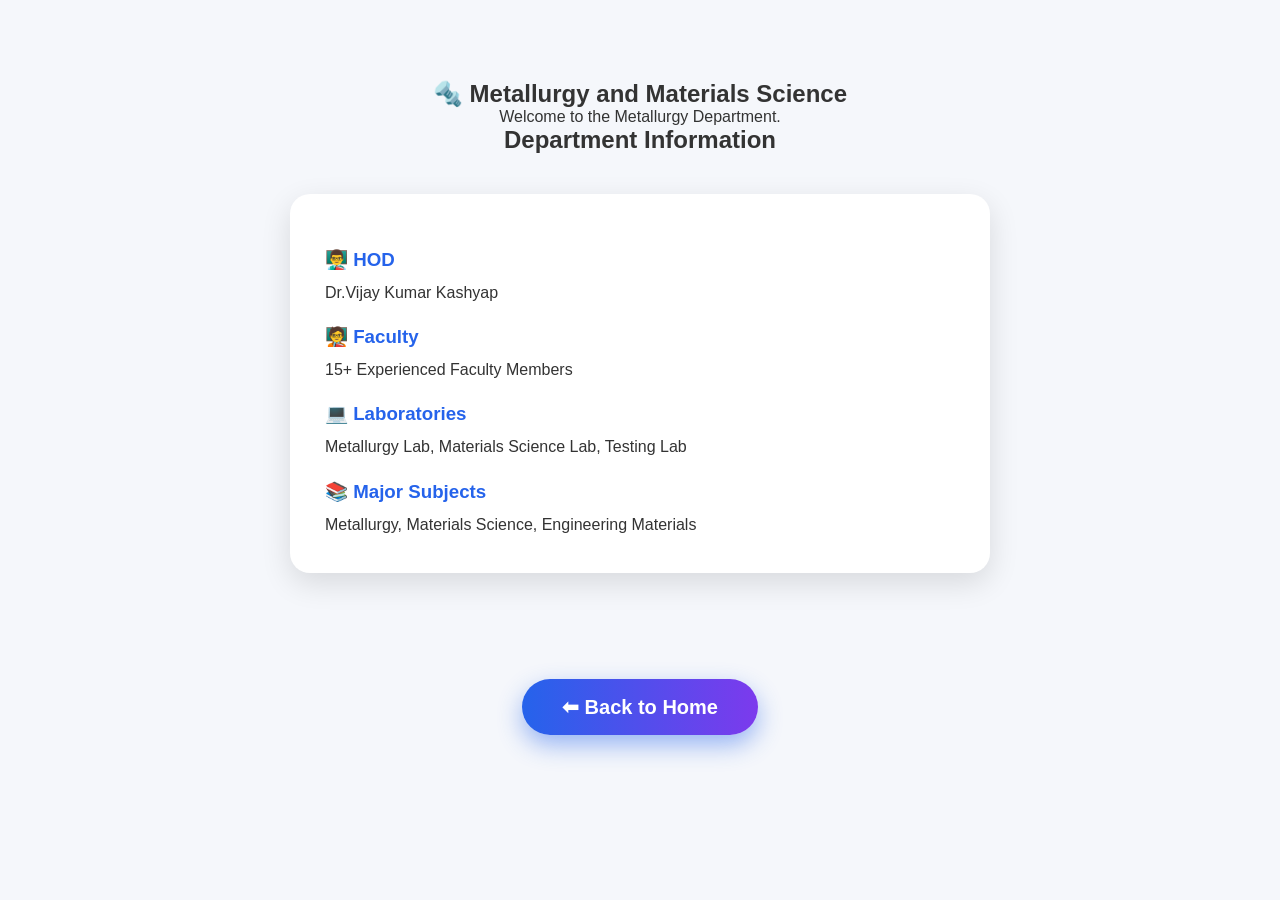
<file: metallurgy.html>
<!DOCTYPE html>
<html lang="en">
<head>
    <meta charset="UTF-8">
    <meta name="viewport" content="width=device-width, initial-scale=1.0">
    <title>CSE Department</title>
    <link rel="stylesheet" href="style.css">
</head>
<body>

    <section style="padding:80px; text-align:center;">

        <h1>🔩 Metallurgy and Materials Science</h1>

        <p>Welcome to the Metallurgy Department.</p>

        <h2>Department Information</h2>

<div class="department-card">

    <h3>👨‍🏫 HOD</h3>
    <p>Dr.Vijay Kumar Kashyap</p>

    <h3>🧑‍🏫 Faculty</h3>
    <p>15+ Experienced Faculty Members</p>

    <h3>💻 Laboratories</h3>
    <p>Metallurgy Lab, Materials Science Lab, Testing Lab</p>

    <h3>📚 Major Subjects</h3>
    <p>Metallurgy, Materials Science, Engineering Materials</p>

</div>
        <br><br>

        <a href="index.html" class="btn">⬅ Back to Home</a>

    </section>

</body>
</html>
</file>
<file: style.css>
html{
    scroll-behavior:smooth;
}

*{
    margin:0;
    padding:0;
}

*{
    margin:0;
    padding:0;
    box-sizing:border-box;
    font-family:Arial, Helvetica, sans-serif;
}

html{
    scroll-behavior: smooth;
}

body{
    background:#f5f7fb;
    color:#333;
}

/* Navigation */

.navbar{

    display:flex;
    justify-content:space-between;
    align-items:center;

    background:#0f172a;
    color:white;

    padding:18px 60px;

    position:fixed;

    top:0;

    left:0;

    width:100%;

    z-index:1000;

    box-sizing:border-box;

}

.logo{
    display: flex;
    align-items: center;
    gap: 12px;

    font-size: 28px;
    font-weight: bold;
    color: white;
}

.logo img{
    width: 45px;
    height: 45px;
    object-fit: contain;
    border-radius: 50%;
}

.nav-links{
    display: flex;
    list-style: none;
    gap: 30px;
    margin-left: auto;
    align-items: center;
    padding: 0;
    margin-top: 0;
    margin-bottom: 0;
}

.nav-links a{
    text-decoration: none;
    color: white;
    font-size: 20px;
    font-weight: 500;
    transition: 0.3s;
}

.nav-links a:hover{
    color: #38bdf8;
    border-bottom: 2px solid #38bdf8;
    padding-bottom: 5px;
}

/* Hero */

.hero{

    height:90vh;

    display:flex;
    justify-content:center;
    align-items:center;

    text-align:center;

    background:
        linear-gradient(rgba(0,0,0,0.55), rgba(0,0,0,0.55)),
        url("images/campus.jpg");

    background-size:cover;

    background-position:center;

    background-repeat:no-repeat;

    color:white;

    padding:20px;

    margin-top:80px;
}


.hero h1{

    font-size:28px;

    margin-bottom:20px;

    text-shadow:2px 2px 8px rgba(0,0,0,0.3);

}
.hero p{

    font-size:16px;

    width:70%;

    margin:auto;

    line-height:1.8;

}
.hero{
    height:60vh;
    margin-top:170px;
}

.hero button{

    margin-top:35px;

    padding:16px 40px;

    border:none;

    background:#ffffff;

    color:#2563eb;

    border-radius:50px;

    font-size:20px;

    font-weight:bold;

    cursor:pointer;

    transition:0.3s;

    box-shadow:0 8px 20px rgba(0,0,0,0.25);

}
.hero button:hover{

    transform:translateY(-5px);

    background:#2563eb;

    color:white;

}

/* Search */

.search-section{

    text-align:center;

    padding:70px 20px;

}

.search-section h2{

    margin-bottom:20px;

}

.search-section input{

    width:65%;

    max-width:800px;

    padding:18px 25px;

    border-radius:50px;

    border:none;

    outline:none;

    background:white;

    font-size:18px;

    box-shadow:0 10px 30px rgba(0,0,0,0.12);

    transition:0.3s;

}
.search-section input:focus{

    box-shadow:0 12px 35px rgba(37,99,235,0.35);

}
/* Cards */

.departments{

    padding:80px 10%;

}

.departments h2{

    text-align: center;

    font-size: 42px;

    font-weight: 700;

    color: #0f172a;

    margin-bottom: 20px;

    position: relative;

}
.departments h2::after{

    content: "";

    display: block;

    width: 90px;

    height: 4px;

    background: linear-gradient(90deg,#2563eb,#7c3aed);

    margin: 15px auto 0;

    border-radius: 10px;

}

.cards{

    display:grid;

    grid-template-columns:repeat(auto-fit,minmax(250px,1fr));

    gap:25px;

}

.card{

    background:white;

    padding:30px;

    border-radius:15px;

    text-align:center;

    box-shadow:0 8px 20px rgba(0,0,0,.1);

    transition: 0.3s;

}

 .card:hover{
    transform: translateY(-10px) scale(1.03);
    box-shadow: 0 15px 30px rgba(0,0,0,0.2);
    cursor: pointer;

}
.card h3{

    margin-bottom:15px;

}

.card button{

    margin-top:20px;

    background:linear-gradient(90deg,#2563eb,#4f46e5);

    color:white;

    border:none;

    padding:12px 30px;

    border-radius:30px;

    font-size:16px;

    font-weight:600;

    cursor:pointer;

    transition:.3s;

    box-shadow:0 8px 20px rgba(37,99,235,.30);

}
.card button:hover{

    transform:translateY(-3px);

    box-shadow:0 12px 28px rgba(37,99,235,.45);

}

/* Features */

.features{

    background:white;

    padding:80px 10%;

    text-align:center;

}

.feature-box{

    margin-top:40px;

    display:flex;

    justify-content:center;

    gap:40px;

    flex-wrap:wrap;

}

.feature-box div{

    width:250px;

    padding:30px;

    background:#f0f8ff;

    border-radius:15px;

}

/* Footer */

footer{

    background:#0f172a;

    color:white;

    text-align:center;

    padding:25px;

}
/* Explore Button */

.btn{
    display: inline-block;
    margin-top: 30px;
    padding: 16px 40px;

    background: linear-gradient(90deg,#2563eb,#7c3aed);

    color: white;
    text-decoration: none;

    font-size: 20px;
    font-weight: 600;

    border-radius: 50px;

    transition: all 0.3s ease;

    box-shadow: 0 10px 25px rgba(37,99,235,0.45);
}

.btn:hover{

    transform: translateY(-5px) scale(1.05);

    box-shadow: 0 18px 40px rgba(124,58,237,0.6);

    background: linear-gradient(90deg,#1d4ed8,#9333ea);

}
/* CSE Department Page */

.department-card{

    max-width:700px;

    margin:40px auto;

    background:white;

    padding:35px;

    border-radius:20px;

    box-shadow:0 10px 30px rgba(0,0,0,.12);

    text-align:left;

}

.department-card h3{

    color:#2563eb;

    margin-top:20px;

}

.department-card p{

    margin-top:8px;

    line-height:1.7;

}
/* Campus Map */

.campus-map{
    padding:80px 10%;
    text-align:center;
    background:#f5f7ff;
}

.campus-map h2{
    font-size:40px;
    color:#16213e;
    margin-bottom:30px;
}

.campus-map img{
    width:100%;
    max-width:1000px;
    border-radius:20px;
    box-shadow:0 15px 35px rgba(0,0,0,0.2);
    transition:.4s;
}

.campus-map img:hover{
    transform:scale(1.02);
}
/* Campus Gallery */

.gallery{
    padding:80px 10%;
    background:#ffffff;
    text-align:center;
}

.gallery h2{
    font-size:40px;
    color:#0f172a;
    margin-bottom:40px;
}

.gallery-grid{
    display:grid;
    grid-template-columns:repeat(auto-fit,minmax(280px,1fr));
    gap:25px;
}

.gallery-grid img{
    width:100%;
    height:250px;
    object-fit:cover;
    border-radius:18px;
    box-shadow:0 10px 25px rgba(0,0,0,0.15);
    transition:0.4s;
    cursor:pointer;
}

.gallery-grid img:hover{
    transform:scale(1.05);
    box-shadow:0 18px 35px rgba(0,0,0,0.25);
}
/* About Section */

.about{
    padding:80px 10%;
    text-align:center;
}

.about h2{
    font-size:38px;
    margin-bottom:20px;
    color:#0f172a;
}

.about p{
    max-width:800px;
    margin:auto;
    font-size:20px;
    line-height:1.8;
    color:#555;
}
.about{
    padding:80px 20px;
    text-align:center;
}

.about h2{
    font-size:42px;
    margin-bottom:25px;
    color:#0f172a;
}

.about p{
    max-width:850px;
    margin:auto;
    font-size:20px;
    line-height:1.8;
    color:#555;
}

.about{
    background:#f8fbff;
}

.about p{
    background:white;
    padding:30px;
    border-radius:20px;
    box-shadow:0 10px 30px rgba(0,0,0,0.08);
}

/* Statistics Section */

.stats{
    display:flex;
    justify-content:center;
    gap:30px;
    flex-wrap:wrap;
    padding:70px 20px;
    background:#f8fbff;
}

.stat-box{
    transition: 0.3s;
    background:white;
    padding:30px;
    width:220px;
    text-align:center;
    border-radius:20px;
    box-shadow:0 10px 25px rgba(0,0,0,0.08);
    transition:0.3s;
}

.stat-box:hover{
    transform: translateY(-8px);
}

.stat-box h2{
    color:#2563eb;
    font-size:42px;
    margin-bottom:10px;
}

.stat-box p{
    font-size:18px;
    color:#555;
}

#topBtn{
    position: fixed;
    bottom: 30px;
    right: 30px;

    background: #2563eb;
    color: white;

    border: none;
    border-radius: 50%;

    width: 50px;
    height: 50px;

    font-size: 22px;
    cursor: pointer;

    display: none;

    box-shadow: 0 5px 15px rgba(0,0,0,0.3);

    transition: 0.3s;
}

#topBtn:hover{
    background: #1d4ed8;
    transform: scale(1.1);
}

/* ===== Loader ===== */

#loader{
    position:fixed;
    top:0;
    left:0;
    width:100%;
    height:100%;
    background:white;

    display:flex;
    justify-content:center;
    align-items:center;

    z-index:9999;
}

.spinner{
    width:60px;
    height:60px;

    border:6px solid #ddd;
    border-top:6px solid #2563eb;

    border-radius:50%;

    animation:spin 1s linear infinite;
}

@keyframes spin{

    100%{
        transform:rotate(360deg);
    }

}
.menu-toggle{
    display:none;
    font-size:30px;
    cursor:pointer;
    color:white;
}
/* =========================
   Mobile Responsive
========================= */


@media (max-width:768px){
    /* Hamburger Menu */



    .navbar{
    justify-content:space-between;
    align-items:center;
    padding:20px;
    position:relative;
}

    .nav-links{
        flex-direction:column;
        gap:15px;
        margin-top:15px;
    }
    .menu-toggle{
    display:block;
}

.nav-links{
    display:none;
    width:100%;
    text-align:center;
}

.nav-links.active{
    display:flex;
}

    .cards{
        grid-template-columns:1fr;
    }

    .card{
        width:90%;
        margin:auto;
    }

    .stats{
        flex-direction:column;
        align-items:center;
    }

    .feature-box{
    flex-direction:column;
    align-items:center;
}

.hero h1{
    font-size:32px;
}

.hero p{
    font-size:18px;
}

}
/* ==========================
   AI Chatbot
========================== */

#chat-btn{
    position:fixed;
    bottom:30px;
    left:30px;
    width:60px;
    height:60px;
    background:#2563eb;
    color:white;
    border-radius:50%;
    display:flex;
    justify-content:center;
    align-items:center;
    font-size:28px;
    cursor:pointer;
    box-shadow:0 8px 20px rgba(0,0,0,.25);
    z-index:999;
    transition:.3s;
}

#chat-btn:hover{
    transform:scale(1.1);
}

#chat-box{
    position:fixed;
    bottom:100px;
    left:30px;
    width:320px;
    background:white;
    border-radius:15px;
    box-shadow:0 10px 30px rgba(0,0,0,.2);
    overflow:hidden;
    display:none;
    z-index:999;
}

.chat-header{
    background:#2563eb;
    color:white;
    padding:15px;
    display:flex;
    justify-content:space-between;
    align-items:center;
    font-weight:bold;
}

.chat-body{
    height:250px;
    overflow-y:auto;
    padding:15px;
    background:#f8f9fc;
}

.chat-footer{
    display:flex;
}

.chat-footer input{
    flex:1;
    border:none;
    outline:none;
    padding:12px;
}

.chat-footer button{
    border:none;
    background:#2563eb;
    color:white;
    padding:12px 18px;
    cursor:pointer;
}

#close-chat{
    cursor:pointer;
}
/* ==========================
   Future AI Section
========================== */

.future-ai{
    padding:80px 10%;
    background:linear-gradient(135deg,#0f172a,#1e3a8a);
    text-align:center;
    color:white;
}

.future-ai h2{
    font-size:42px;
    margin-bottom:45px;
}

.future-grid{
    display:grid;
    grid-template-columns:repeat(auto-fit,minmax(260px,1fr));
    gap:25px;
}

.future-card{
    background:rgba(255,255,255,0.12);
    padding:30px;
    border-radius:20px;
    backdrop-filter:blur(10px);
    transition:.35s;
}

.future-card:hover{
    transform:translateY(-8px) scale(1.03);
    background:rgba(255,255,255,0.2);
}

.future-card h3{
    margin-bottom:15px;
    color:#38bdf8;
}

.future-card p{
    line-height:1.6;
}
.live-status{
    padding:70px 10%;
    text-align:center;
    background:#f8fafc;
}

.live-status h2{
    font-size:40px;
    margin-bottom:40px;
}

.status-grid{
    display:grid;
    grid-template-columns:repeat(auto-fit,minmax(230px,1fr));
    gap:25px;
}

.status-card{
    background:white;
    padding:30px;
    border-radius:20px;
    box-shadow:0 10px 30px rgba(0,0,0,.1);
}

.green{
    color:#16a34a;
    font-weight:bold;
}

.yellow{
    color:#ca8a04;
    font-weight:bold;
}

.red{
    color:#dc2626;
    font-weight:bold;
}
.voice-btn{
    margin-top:15px;
    padding:12px 24px;
    border:none;
    border-radius:30px;
    background:#2563eb;
    color:white;
    font-size:16px;
    cursor:pointer;
    transition:0.3s;
}

.voice-btn:hover{
    background:#1d4ed8;
    transform:scale(1.05);
}
.sos-btn{
    position:fixed;
    bottom:90px;
    right:20px;
    width:70px;
    height:70px;
    border:none;
    border-radius:50%;
    background:#e11d48;
    color:white;
    font-size:20px;
    font-weight:bold;
    cursor:pointer;
    box-shadow:0 8px 20px rgba(0,0,0,.3);
    z-index:9999;
    transition:.3s;
}

.sos-btn:hover{
    transform:scale(1.1);
    background:#be123c;
}
/* ================= AI Route Recommendation ================= */

.ai-route{
    padding:60px 20px;
    text-align:center;
    background:#f8fbff;
}

.ai-route h2{
    font-size:40px;
    margin-bottom:35px;
    color:#222;
}

.route-card{
    max-width:700px;
    margin:auto;
    background:#fff;
    padding:30px;
    border-radius:20px;
    box-shadow:0 10px 30px rgba(0,0,0,0.15);
}

.route-card label{
    display:block;
    text-align:left;
    margin-top:15px;
    margin-bottom:8px;
    font-size:18px;
}

.route-card select{
    width:100%;
    padding:12px;
    border-radius:10px;
    border:1px solid #ccc;
    margin-bottom:15px;
    font-size:16px;
}

.route-btn{
    background:linear-gradient(90deg,#2563eb,#7c3aed);
    color:white;
    border:none;
    padding:14px 30px;
    border-radius:30px;
    cursor:pointer;
    font-size:18px;
    margin-top:10px;
    transition:0.3s;
}

.route-btn:hover{
    transform:scale(1.05);
}

.route-result{
    margin-top:25px;
    padding:20px;
    background:#eef6ff;
    border-radius:15px;
    font-size:18px;
    font-weight:bold;
    line-height:1.8;
}
</file>
